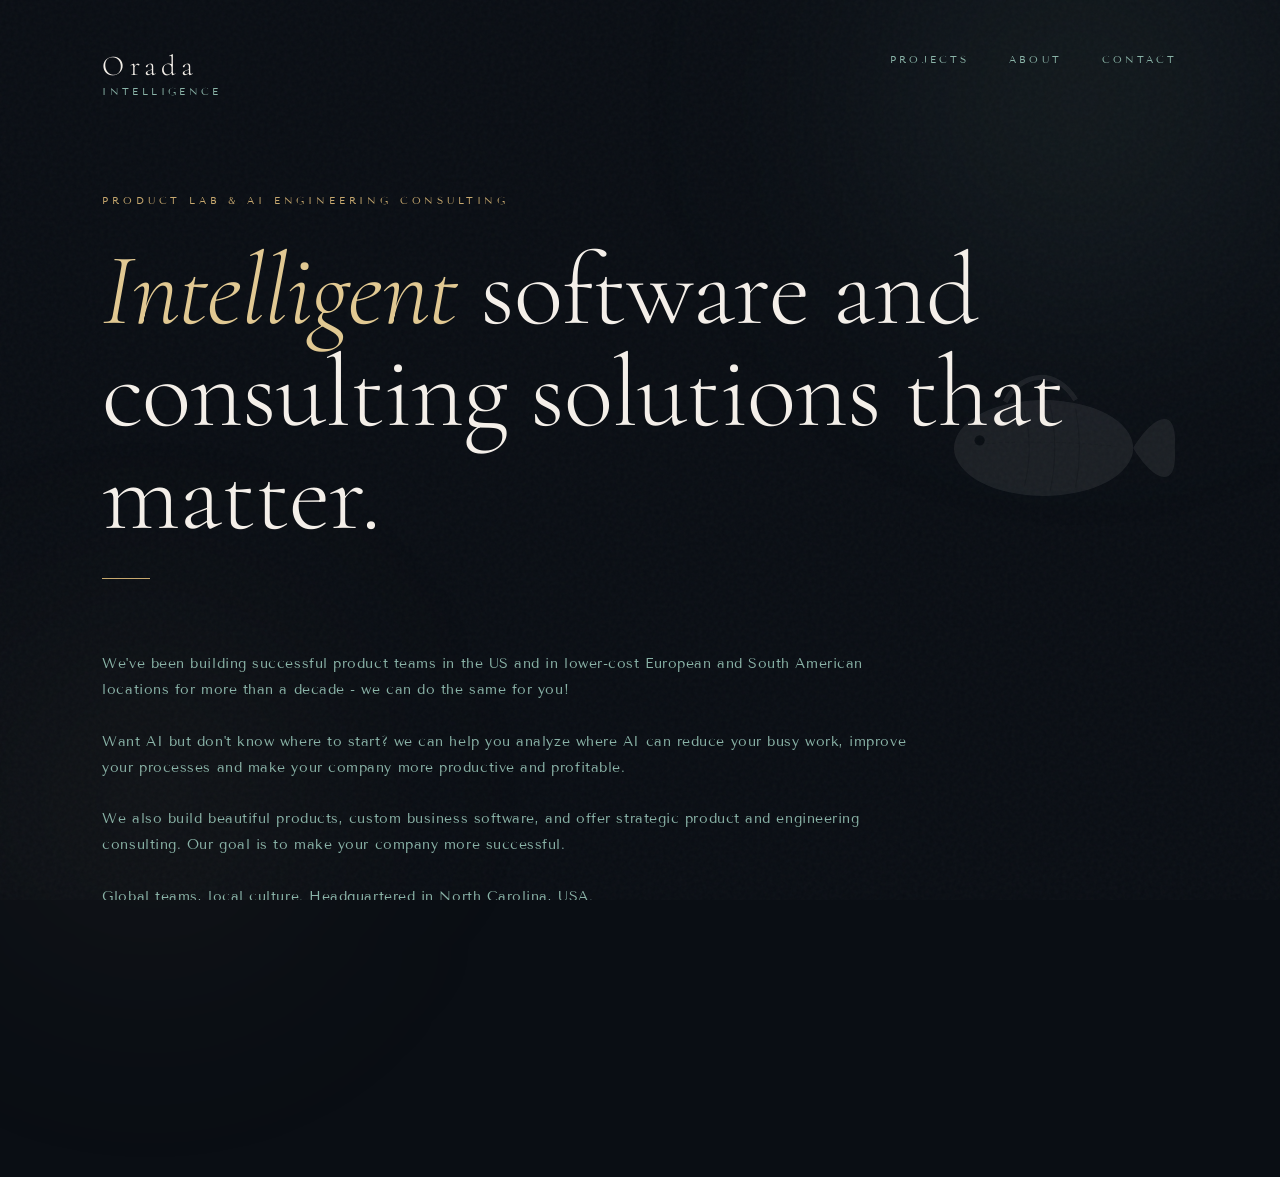
<file: docs/index.html>
<!DOCTYPE html>
<html lang="en">
<head>
  <meta charset="UTF-8">
  <meta name="viewport" content="width=device-width, initial-scale=1.0">
  <meta name="description" content="Orada Intelligence offers AI engineering consulting, product development, and global team building. Headquartered in Durham, NC.">
  <title>Orada Intelligence</title>

  <meta property="og:type" content="website">
  <meta property="og:site_name" content="Orada Intelligence">
  <meta property="og:title" content="Orada Intelligence">
  <meta property="og:description" content="Intelligent software and consulting solutions that matter. AI engineering, product development, and global team building from Durham, NC.">
  <meta property="og:url" content="https://www.oradaintelligence.com/">
  <meta property="og:image" content="https://www.oradaintelligence.com/preview.png">
  <meta property="og:image:width" content="1200">
  <meta property="og:image:height" content="630">
  <meta property="og:image:alt" content="Orada Intelligence">

  <meta name="twitter:card" content="summary_large_image">
  <meta name="twitter:title" content="Orada Intelligence">
  <meta name="twitter:description" content="Intelligent software and consulting solutions that matter. AI engineering, product development, and global team building from Durham, NC.">
  <meta name="twitter:image" content="https://www.oradaintelligence.com/preview.png">

  <link rel="icon" type="image/svg+xml" href="favicon.svg">
  <link rel="icon" type="image/png" href="favicon.png">
  <link href="https://fonts.googleapis.com/css2?family=Cormorant+Garamond:ital,wght@0,300;0,400;1,300&family=Tenor+Sans&display=swap" rel="stylesheet">
  <link rel="stylesheet" href="styles.css">
</head>
<body>

  <div class="ambient ambient-1"></div>
  <div class="ambient ambient-2"></div>

  <div class="fish-mark">
    <svg viewBox="0 0 400 300" fill="none" xmlns="http://www.w3.org/2000/svg">
      <ellipse cx="190" cy="150" rx="140" ry="75" fill="white"/>
      <path d="M330 150 C360 100 400 80 395 150 C400 220 360 200 330 150Z" fill="white"/>
      <path d="M130 78 C155 30 210 25 240 75" stroke="white" stroke-width="8" fill="none"/>
      <path d="M170 155 C155 185 140 200 125 190 C140 175 150 165 170 155Z" fill="white"/>
      <circle cx="90" cy="138" r="16" fill="white"/>
      <circle cx="90" cy="138" r="8" fill="#0a0e14"/>
      <path d="M52 152 C60 158 68 156 72 150" stroke="white" stroke-width="4" fill="none" stroke-linecap="round"/>
      <path d="M160 90 Q175 150 160 210" stroke="#0a0e14" stroke-width="2" fill="none" opacity="0.3"/>
      <path d="M200 82 Q215 150 200 218" stroke="#0a0e14" stroke-width="2" fill="none" opacity="0.3"/>
      <path d="M240 88 Q252 150 240 212" stroke="#0a0e14" stroke-width="2" fill="none" opacity="0.3"/>
      <path d="M80 145 Q180 135 310 148" stroke="#0a0e14" stroke-width="2" fill="none" opacity="0.2" stroke-dasharray="6 4"/>
    </svg>
  </div>

  <main>
    <header>
      <a href="index.html" class="logo">
        <span class="logo-name">Orada</span>
        <span class="logo-sub">Intelligence</span>
      </a>
      <nav class="nav">
        <a href="projects.html">Projects</a>
        <a href="about.html">About</a>
        <a href="mailto:info@oradaintelligence.com">Contact</a>
      </nav>
    </header>

    <section class="hero">
      <p class="eyebrow">Product Lab & AI engineering consulting</p>
      <h1><em>Intelligent</em> software and consulting solutions that matter.</h1>
      <div class="rule"></div>
      <p class="hero-body">
        We've been building successful product teams in the US and in lower-cost European and South American locations
        for more than a decade - we can do the same for you!
        <br>
        <br>
        Want AI but don't know where to start? we can help you analyze where AI can reduce your busy work, improve 
        your processes and make your company more productive and profitable.
        <br>
        <br>
        We also build beautiful products, custom business software, and offer strategic product and engineering consulting. 
        Our goal is to make your company more successful.
        <br>
        <br>
        Global teams, local culture. Headquartered in North Carolina, USA.
      </p>
      <div class="cta-row">
        <a class="btn-ghost" href="projects.html">Our Work</a>
        <a class="btn-primary" href="mailto:info@oradaintelligence.com">Get in touch</a>
      </div>
    </section>

    <footer>
      <span class="footer-left">&copy; 2026 Orada Intelligence LLC &mdash; All rights reserved</span>
      <span class="footer-right">Orada &mdash; The best fish in the Adriatic</span>
    </footer>
  </main>

</body>
</html>
</file>
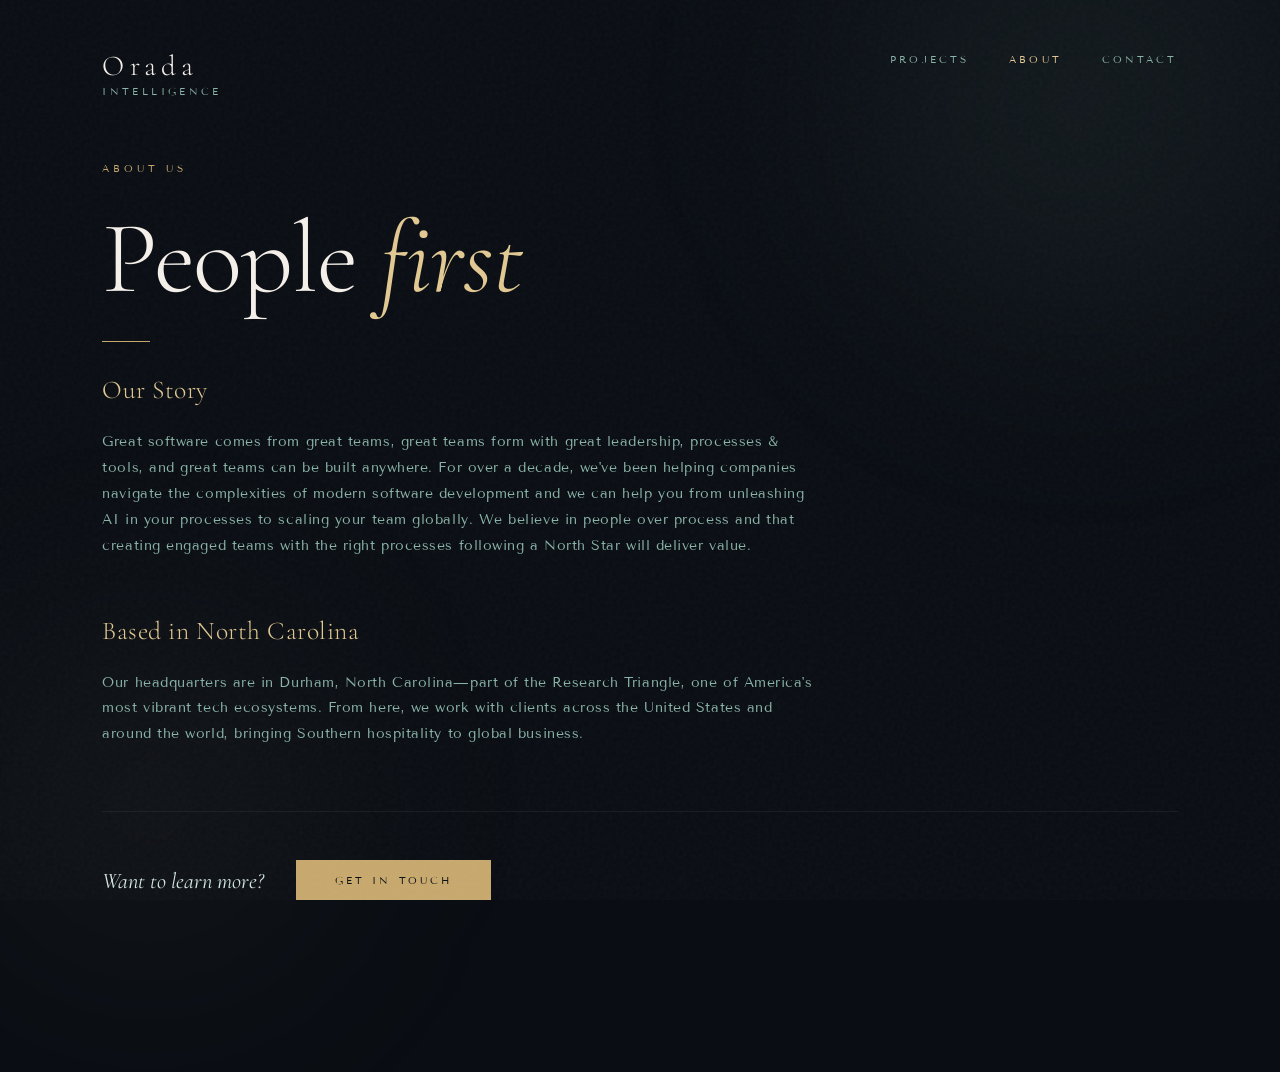
<file: docs/about.html>
<!DOCTYPE html>
<html lang="en">
<head>
  <meta charset="UTF-8">
  <meta name="viewport" content="width=device-width, initial-scale=1.0">
  <meta name="description" content="Learn about Orada Intelligence - our story, our people-first approach, and how we help companies build great software teams.">
  <title>About | Orada Intelligence</title>

  <meta property="og:type" content="website">
  <meta property="og:site_name" content="Orada Intelligence">
  <meta property="og:title" content="About | Orada Intelligence">
  <meta property="og:description" content="Our story, our people-first approach, and how we help companies build great software teams.">
  <meta property="og:url" content="https://www.oradaintelligence.com/about.html">
  <meta property="og:image" content="https://www.oradaintelligence.com/preview.png">
  <meta property="og:image:width" content="1200">
  <meta property="og:image:height" content="630">
  <meta property="og:image:alt" content="Orada Intelligence">

  <meta name="twitter:card" content="summary_large_image">
  <meta name="twitter:title" content="About | Orada Intelligence">
  <meta name="twitter:description" content="Our story, our people-first approach, and how we help companies build great software teams.">
  <meta name="twitter:image" content="https://www.oradaintelligence.com/preview.png">

  <link rel="icon" type="image/svg+xml" href="favicon.svg">
  <link rel="icon" type="image/png" href="favicon.png">
  <link href="https://fonts.googleapis.com/css2?family=Cormorant+Garamond:ital,wght@0,300;0,400;1,300&family=Tenor+Sans&display=swap" rel="stylesheet">
  <link rel="stylesheet" href="styles.css">
</head>
<body>

  <div class="ambient ambient-1"></div>
  <div class="ambient ambient-2"></div>

  <main>
    <header>
      <a href="index.html" class="logo">
        <span class="logo-name">Orada</span>
        <span class="logo-sub">Intelligence</span>
      </a>
      <nav class="nav">
        <a href="projects.html">Projects</a>
        <a href="about.html" class="nav-active">About</a>
        <a href="mailto:info@oradaintelligence.com">Contact</a>
      </nav>
    </header>

    <section class="page-content">
      <p class="eyebrow">About Us</p>
      <h1>People <em>first</em></h1>
      <div class="rule"></div>

      <div class="about-content">
        <div class="about-section">
          <h2 class="about-heading">Our Story</h2>
          <p class="about-text">
            Great software comes from great teams, great teams form with great leadership, processes & tools, and great teams can be built anywhere. For over a decade, we've been helping companies navigate the complexities of modern software development and we can help you from unleashing AI in your processes to scaling your team globally. We believe in people over process and that creating engaged teams with the right processes following a North Star will deliver value.
          </p>
        </div>

        

        <div class="about-section">
          <h2 class="about-heading">Based in North Carolina</h2>
          <p class="about-text">
            Our headquarters are in Durham, North Carolina—part of the Research Triangle,
            one of America's most vibrant tech ecosystems. From here, we work with clients
            across the United States and around the world, bringing Southern hospitality
            to global business.
          </p>
        </div>
      </div>

      <div class="cta-section">
        <p class="cta-text">Want to learn more?</p>
        <a class="btn-primary" href="mailto:info@oradaintelligence.com">Get in touch</a>
      </div>
    </section>

    <footer>
      <span class="footer-left">&copy; 2026 Orada Intelligence LLC &mdash; All rights reserved</span>
      <span class="footer-right">Orada &mdash; The best fish in the Adriatic</span>
    </footer>
  </main>

</body>
</html>
</file>
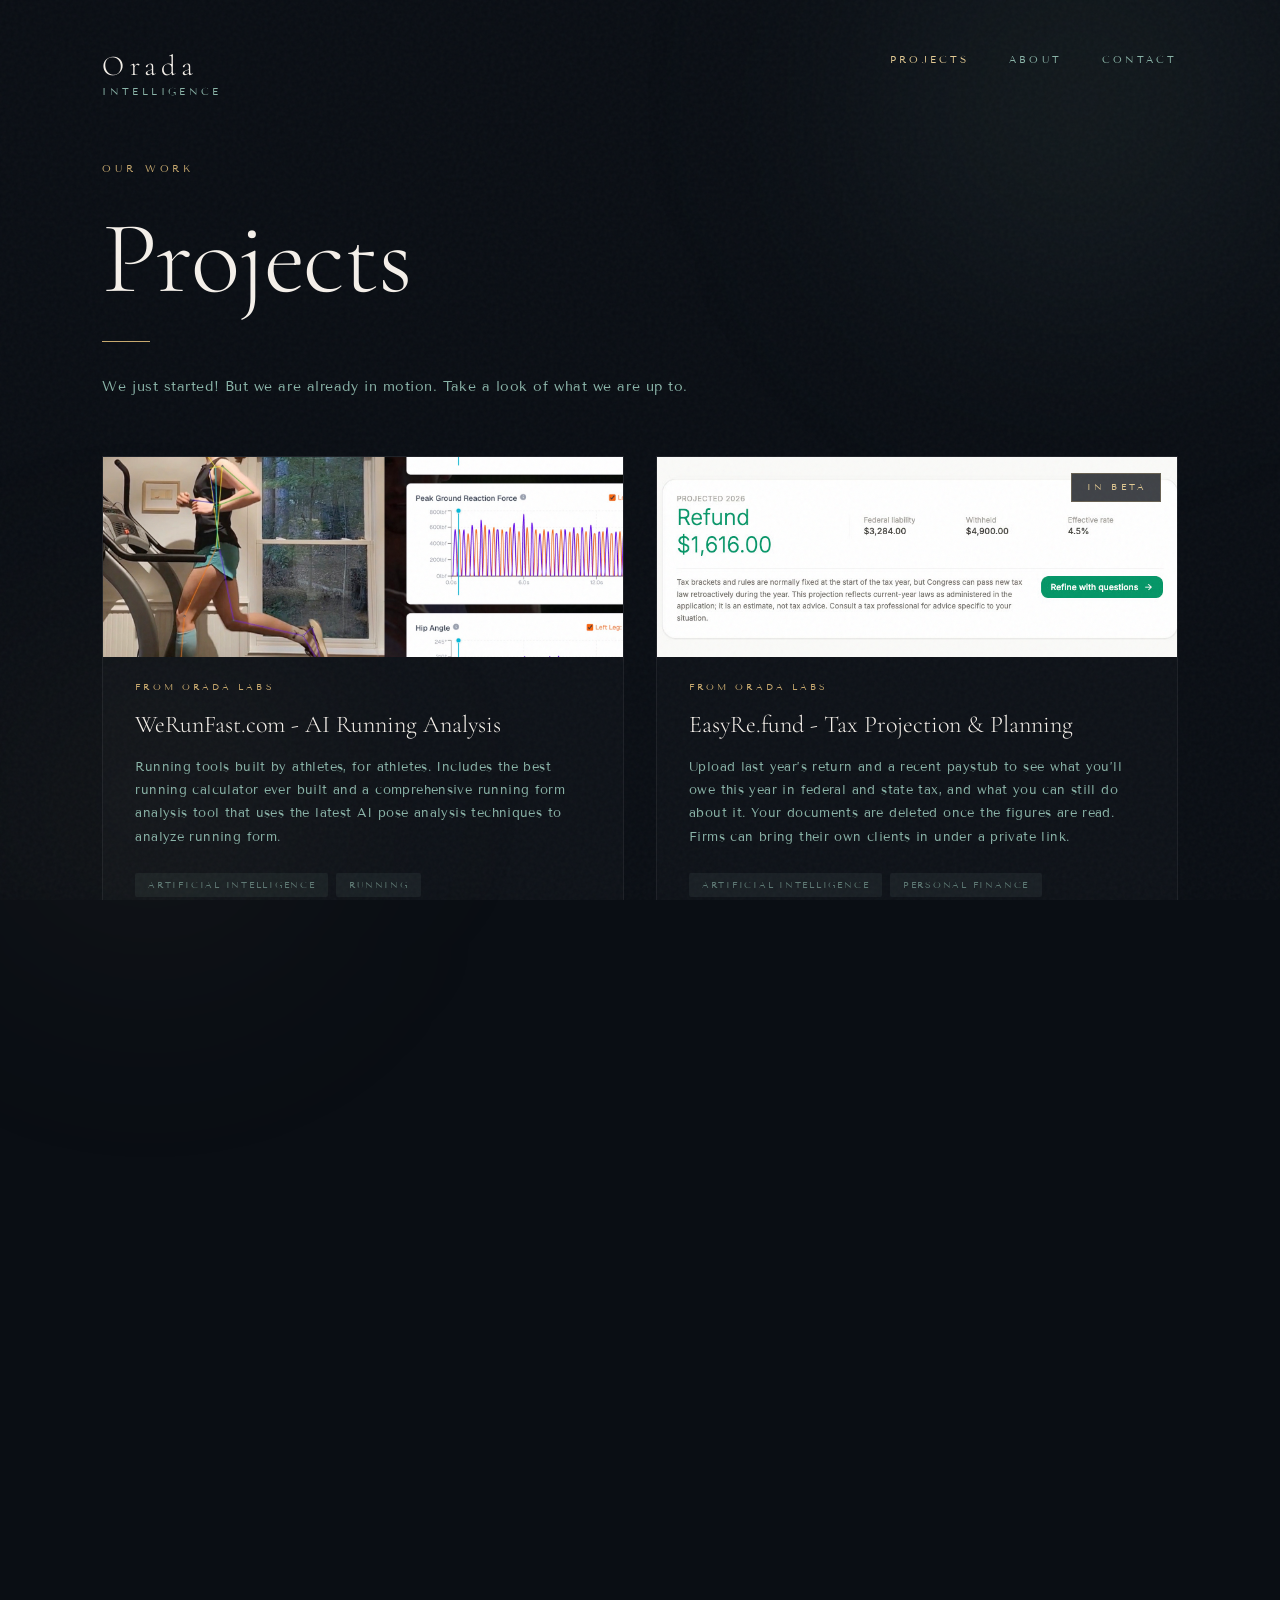
<file: docs/projects.html>
<!DOCTYPE html>
<html lang="en">
<head>
  <meta charset="UTF-8">
  <meta name="viewport" content="width=device-width, initial-scale=1.0">
  <meta name="description" content="Explore projects from Orada Intelligence, including AI-powered tools and custom software solutions.">
  <title>Projects | Orada Intelligence</title>

  <meta property="og:type" content="website">
  <meta property="og:site_name" content="Orada Intelligence">
  <meta property="og:title" content="Projects | Orada Intelligence">
  <meta property="og:description" content="Explore projects from Orada Intelligence, including AI-powered tools and custom software solutions.">
  <meta property="og:url" content="https://www.oradaintelligence.com/projects.html">
  <meta property="og:image" content="https://www.oradaintelligence.com/preview.png">
  <meta property="og:image:width" content="1200">
  <meta property="og:image:height" content="630">
  <meta property="og:image:alt" content="Orada Intelligence">

  <meta name="twitter:card" content="summary_large_image">
  <meta name="twitter:title" content="Projects | Orada Intelligence">
  <meta name="twitter:description" content="Explore projects from Orada Intelligence, including AI-powered tools and custom software solutions.">
  <meta name="twitter:image" content="https://www.oradaintelligence.com/preview.png">

  <link rel="icon" type="image/svg+xml" href="favicon.svg">
  <link rel="icon" type="image/png" href="favicon.png">
  <link href="https://fonts.googleapis.com/css2?family=Cormorant+Garamond:ital,wght@0,300;0,400;1,300&family=Tenor+Sans&display=swap" rel="stylesheet">
  <link rel="stylesheet" href="styles.css">
</head>
<body>

  <div class="ambient ambient-1"></div>
  <div class="ambient ambient-2"></div>

  <main>
    <header>
      <a href="index.html" class="logo">
        <span class="logo-name">Orada</span>
        <span class="logo-sub">Intelligence</span>
      </a>
      <nav class="nav">
        <a href="projects.html" class="nav-active">Projects</a>
        <a href="about.html">About</a>
        <a href="mailto:info@oradaintelligence.com">Contact</a>
      </nav>
    </header>

    <section class="page-content">
      <p class="eyebrow">Our Work</p>
      <h1>Projects</h1>
      <div class="rule"></div>
      <p class="page-intro">
        We just started! But we are already in motion. Take a look of what we are up to.
      </p>

      <div class="projects-grid">
        <a href="https://werunfast.com" target="_blank" rel="noopener" class="project-card">
          <img src="werunfast-thumb.jpg" alt="WeRunFast running form analysis" class="project-thumb">
          <div class="project-category">From Orada Labs</div>
          <h2 class="project-title">WeRunFast.com - AI Running Analysis</h2>
          <p class="project-description">
            Running tools built by athletes, for athletes. Includes the best running calculator ever built
            and a comprehensive running form analysis tool that uses the latest AI pose analysis techniques
            to analyze running form.
          </p>
          <div class="project-tags">
            <span>Artificial Intelligence</span>
            <span>Running</span>
          </div>
        </a>

        <a href="https://easyre.fund" target="_blank" rel="noopener" class="project-card">
          <div class="project-thumb-wrap">
            <img src="easyrefund-thumb.jpg" alt="EasyRefund projected tax refund summary" class="project-thumb">
            <span class="project-badge">In Beta</span>
          </div>
          <div class="project-category">From Orada Labs</div>
          <h2 class="project-title">EasyRe.fund - Tax Projection &amp; Planning</h2>
          <p class="project-description">
            Upload last year&rsquo;s return and a recent paystub to see what you&rsquo;ll owe this year in
            federal and state tax, and what you can still do about it. Your documents are deleted once the
            figures are read. Firms can bring their own clients in under a private link.
          </p>
          <div class="project-tags">
            <span>Artificial Intelligence</span>
            <span>Personal Finance</span>
          </div>
        </a>

        <a href="https://altschoolers.com" target="_blank" rel="noopener" class="project-card">
          <div class="project-thumb project-thumb-placeholder">
            <span class="coming-soon">Coming Soon</span>
          </div>
          <div class="project-category">From Orada Labs</div>
          <h2 class="project-title">Altschoolers.com - Alternative Ed Registration & Record Keeping</h2>
          <p class="project-description">
            Streamlining record keeping, resource discovery and registration for homeschool and independent educators.
            Connecting educators with families, and families to one another.
          </p>
          <div class="project-tags">
            <span>Artificial Intelligence</span>
            <span>Education</span>
          </div>
        </a>

      </div>

      <div class="cta-section">
        <p class="cta-text">Need help building?</p>
        <a class="btn-primary" href="mailto:info@oradaintelligence.com">Get in touch</a>
      </div>
    </section>

    <footer>
      <span class="footer-left">&copy; 2026 Orada Intelligence LLC &mdash; All rights reserved</span>
      <span class="footer-right">Orada &mdash; The best fish in the Adriatic</span>
    </footer>
  </main>

</body>
</html>
</file>
<file: docs/styles.css>
*, *::before, *::after { margin: 0; padding: 0; box-sizing: border-box; }

:root {
  --deep:   #0a0e14;
  --ink:    #111820;
  --slate:  #1c2733;
  --gold:   #c8a96e;
  --gold-lt:#e2c992;
  --foam:   #d4e8e1;
  --mist:   #8ab4a8;
  --white:  #f5f0ea;
}

html, body {
  height: 100%;
  background: var(--deep);
  color: var(--white);
  font-family: 'Tenor Sans', sans-serif;
  overflow-x: hidden;
}

body::before {
  content: '';
  position: fixed; inset: 0;
  background-image: url("data:image/svg+xml,%3Csvg viewBox='0 0 256 256' xmlns='http://www.w3.org/2000/svg'%3E%3Cfilter id='n'%3E%3CfeTurbulence type='fractalNoise' baseFrequency='0.9' numOctaves='4' stitchTiles='stitch'/%3E%3C/filter%3E%3Crect width='100%25' height='100%25' filter='url(%23n)' opacity='1'/%3E%3C/svg%3E");
  opacity: 0.035;
  pointer-events: none;
  z-index: 999;
}

.ambient {
  position: fixed;
  border-radius: 50%;
  filter: blur(120px);
  pointer-events: none;
  z-index: 0;
}
.ambient-1 {
  width: 600px; height: 600px;
  background: radial-gradient(circle, rgba(139,180,168,0.12) 0%, transparent 70%);
  top: -200px; right: -100px;
  animation: drift1 18s ease-in-out infinite alternate;
}
.ambient-2 {
  width: 500px; height: 500px;
  background: radial-gradient(circle, rgba(200,169,110,0.08) 0%, transparent 70%);
  bottom: -150px; left: -100px;
  animation: drift2 22s ease-in-out infinite alternate;
}
@keyframes drift1 { from { transform: translate(0,0); } to { transform: translate(-60px, 80px); } }
@keyframes drift2 { from { transform: translate(0,0); } to { transform: translate(80px,-60px); } }

main {
  position: relative;
  z-index: 1;
  min-height: 100vh;
  display: grid;
  grid-template-rows: auto 1fr auto;
  padding: 0 clamp(2rem, 8vw, 8rem);
}

header {
  padding: 3rem 0 0;
  display: flex;
  justify-content: space-between;
  align-items: flex-start;
  opacity: 0;
  animation: fadeUp 1s ease 0.2s forwards;
}

.logo { display: flex; flex-direction: column; gap: 2px; }
.logo-name {
  font-family: 'Cormorant Garamond', serif;
  font-weight: 300;
  font-size: clamp(1.4rem, 2.5vw, 1.8rem);
  letter-spacing: 0.18em;
  color: var(--white);
}
.logo-sub {
  font-size: 0.6rem;
  letter-spacing: 0.35em;
  text-transform: uppercase;
  color: var(--mist);
}

.nav { display: flex; gap: 2.5rem; align-items: center; padding-top: 0.3rem; }
.nav a {
  font-size: 0.65rem;
  letter-spacing: 0.3em;
  text-transform: uppercase;
  color: var(--mist);
  text-decoration: none;
  transition: color 0.3s;
}
.nav a:hover { color: var(--gold-lt); }

.hero {
  display: flex;
  flex-direction: column;
  justify-content: center;
  padding: 6rem 0 4rem;
  max-width: 1200px;
}

.eyebrow {
  font-size: 0.6rem;
  letter-spacing: 0.4em;
  text-transform: uppercase;
  color: var(--gold);
  margin-bottom: 2rem;
  opacity: 0;
  animation: fadeUp 1s ease 0.5s forwards;
}

h1 {
  font-family: 'Cormorant Garamond', serif;
  font-weight: 300;
  font-size: clamp(3.5rem, 8vw, 7rem);
  line-height: 1.0;
  letter-spacing: -0.01em;
  color: var(--white);
  opacity: 0;
  animation: fadeUp 1s ease 0.7s forwards;
}
h1 em { font-style: italic; color: var(--gold-lt); }

.hero-body {
  margin-top: 2.5rem;
  max-width: 820px;
  font-size: 0.85rem;
  line-height: 1.9;
  letter-spacing: 0.04em;
  color: var(--mist);
  opacity: 0;
  animation: fadeUp 1s ease 0.95s forwards;
}

.cta-row {
  margin-top: 3.5rem;
  display: flex;
  align-items: center;
  gap: 2.5rem;
  opacity: 0;
  animation: fadeUp 1s ease 1.15s forwards;
}

.btn-primary {
  display: inline-block;
  padding: 0.9rem 2.4rem;
  background: var(--gold);
  color: var(--deep);
  font-family: 'Tenor Sans', sans-serif;
  font-size: 0.65rem;
  letter-spacing: 0.3em;
  text-transform: uppercase;
  text-decoration: none;
  transition: background 0.3s, transform 0.3s;
}
.btn-primary:hover { background: var(--gold-lt); transform: translateY(-2px); }

.btn-ghost {
  font-size: 0.65rem;
  letter-spacing: 0.3em;
  text-transform: uppercase;
  color: var(--mist);
  text-decoration: none;
  border-bottom: 1px solid rgba(138,180,168,0.3);
  padding-bottom: 2px;
  transition: color 0.3s, border-color 0.3s;
}
.btn-ghost:hover { color: var(--foam); border-color: var(--foam); }

.fish-mark {
  position: absolute;
  right: clamp(2rem, 8vw, 8rem);
  top: 50%;
  transform: translateY(-50%);
  opacity: 0;
  animation: fadeIn 2s ease 1.4s forwards;
}
.fish-mark svg { width: clamp(180px, 20vw, 320px); opacity: 0.07; }

.rule {
  width: 48px; height: 1px;
  background: var(--gold);
  margin: 2rem 0;
  opacity: 0;
  animation: expandRule 1s ease 0.9s forwards;
}
@keyframes expandRule {
  from { width: 0; opacity: 0; }
  to   { width: 48px; opacity: 1; }
}

footer {
  padding: 2.5rem 0 3rem;
  display: flex;
  justify-content: space-between;
  align-items: center;
  border-top: 1px solid rgba(255,255,255,0.06);
  opacity: 0;
  animation: fadeUp 1s ease 1.4s forwards;
}
.footer-left {
  font-size: 0.6rem;
  letter-spacing: 0.25em;
  color: rgba(138,180,168,0.4);
  text-transform: uppercase;
}
.footer-right {
  font-family: 'Cormorant Garamond', serif;
  font-style: italic;
  font-size: 0.85rem;
  color: rgba(138,180,168,0.35);
  letter-spacing: 0.05em;
}

@keyframes fadeUp {
  from { opacity: 0; transform: translateY(24px); }
  to   { opacity: 1; transform: translateY(0); }
}
@keyframes fadeIn {
  from { opacity: 0; }
  to   { opacity: 1; }
}

/* Projects Page */
.page-content {
  padding: 4rem 0;
  max-width: 1200px;
}

.page-intro {
  max-width: 680px;
  font-size: 0.85rem;
  line-height: 1.9;
  letter-spacing: 0.04em;
  color: var(--mist);
  opacity: 0;
  animation: fadeUp 1s ease 0.9s forwards;
}

.projects-grid {
  display: grid;
  grid-template-columns: repeat(auto-fill, minmax(340px, 1fr));
  gap: 2rem;
  margin-top: 3.5rem;
  opacity: 0;
  animation: fadeUp 1s ease 1.1s forwards;
}

.project-card {
  display: block;
  background: rgba(255,255,255,0.02);
  border: 1px solid rgba(255,255,255,0.06);
  padding: 2rem;
  transition: background 0.3s, border-color 0.3s, transform 0.3s;
  text-decoration: none;
  color: inherit;
}

.project-thumb {
  display: block;
  width: calc(100% + 4rem);
  margin: -2rem -2rem 1.5rem;
  height: 200px;
  object-fit: cover;
  object-position: center;
}

.project-thumb-wrap {
  position: relative;
  margin: -2rem -2rem 1.5rem;
}

.project-thumb-wrap .project-thumb {
  width: 100%;
  margin: 0;
}

.project-badge {
  position: absolute;
  top: 1rem;
  right: 1rem;
  font-size: 0.55rem;
  letter-spacing: 0.35em;
  text-transform: uppercase;
  color: var(--gold-lt);
  background: rgba(10,14,20,0.78);
  border: 1px solid rgba(200,169,110,0.3);
  padding: 0.45rem 0.8rem 0.45rem 0.95rem;
}

.project-thumb-placeholder {
  background: linear-gradient(135deg, rgba(200,169,110,0.08), rgba(138,180,168,0.06));
  border-bottom: 1px solid rgba(200,169,110,0.15);
  display: flex;
  align-items: center;
  justify-content: center;
}

.coming-soon {
  font-size: 0.65rem;
  letter-spacing: 0.4em;
  text-transform: uppercase;
  color: var(--gold-lt);
  font-family: 'Cormorant Garamond', serif;
  font-style: italic;
}

.project-card:hover {
  background: rgba(255,255,255,0.04);
  border-color: rgba(200,169,110,0.2);
  transform: translateY(-4px);
}

.project-category {
  font-size: 0.55rem;
  letter-spacing: 0.35em;
  text-transform: uppercase;
  color: var(--gold);
  margin-bottom: 1rem;
}

.project-title {
  font-family: 'Cormorant Garamond', serif;
  font-weight: 300;
  font-size: 1.5rem;
  line-height: 1.3;
  color: var(--white);
  margin-bottom: 1rem;
}

.project-description {
  font-size: 0.8rem;
  line-height: 1.8;
  letter-spacing: 0.03em;
  color: var(--mist);
  margin-bottom: 1.5rem;
}

.project-tags {
  display: flex;
  flex-wrap: wrap;
  gap: 0.5rem;
}

.project-tags span {
  font-size: 0.55rem;
  letter-spacing: 0.2em;
  text-transform: uppercase;
  color: rgba(138,180,168,0.6);
  background: rgba(138,180,168,0.08);
  padding: 0.4rem 0.8rem;
  border-radius: 2px;
}

.cta-section {
  margin-top: 4rem;
  padding-top: 3rem;
  border-top: 1px solid rgba(255,255,255,0.06);
  display: flex;
  align-items: center;
  gap: 2rem;
  opacity: 0;
  animation: fadeUp 1s ease 1.3s forwards;
}

.cta-text {
  font-family: 'Cormorant Garamond', serif;
  font-size: 1.4rem;
  font-style: italic;
  color: var(--foam);
}

.nav-active {
  color: var(--gold-lt) !important;
}

a.logo {
  text-decoration: none;
}

/* About Page */
.about-content {
  margin-top: 2rem;
  opacity: 0;
  animation: fadeUp 1s ease 0.9s forwards;
}

.about-section {
  margin-bottom: 3.5rem;
}

.about-heading {
  font-family: 'Cormorant Garamond', serif;
  font-weight: 300;
  font-size: 1.6rem;
  color: var(--gold-lt);
  margin-bottom: 1.5rem;
  letter-spacing: 0.02em;
}

.about-text {
  max-width: 720px;
  font-size: 0.85rem;
  line-height: 1.9;
  letter-spacing: 0.04em;
  color: var(--mist);
  margin-bottom: 1.25rem;
}

.about-text:last-child {
  margin-bottom: 0;
}

.values-grid {
  display: grid;
  grid-template-columns: repeat(auto-fill, minmax(280px, 1fr));
  gap: 2rem;
  margin-top: 1rem;
}

.value-item {
  padding: 1.5rem;
  background: rgba(255,255,255,0.02);
  border-left: 2px solid var(--gold);
}

.value-title {
  font-family: 'Cormorant Garamond', serif;
  font-weight: 400;
  font-size: 1.1rem;
  color: var(--white);
  margin-bottom: 0.75rem;
}

.value-text {
  font-size: 0.8rem;
  line-height: 1.8;
  letter-spacing: 0.03em;
  color: var(--mist);
}

@media (max-width: 640px) {
  .nav { display: none; }
  .fish-mark { display: none; }
  .cta-row { flex-direction: column; align-items: flex-start; gap: 1.5rem; }
  footer { flex-direction: column; gap: 0.75rem; text-align: center; }
  .projects-grid { grid-template-columns: 1fr; }
  .cta-section { flex-direction: column; align-items: flex-start; gap: 1.5rem; }
  .values-grid { grid-template-columns: 1fr; }
}
</file>
